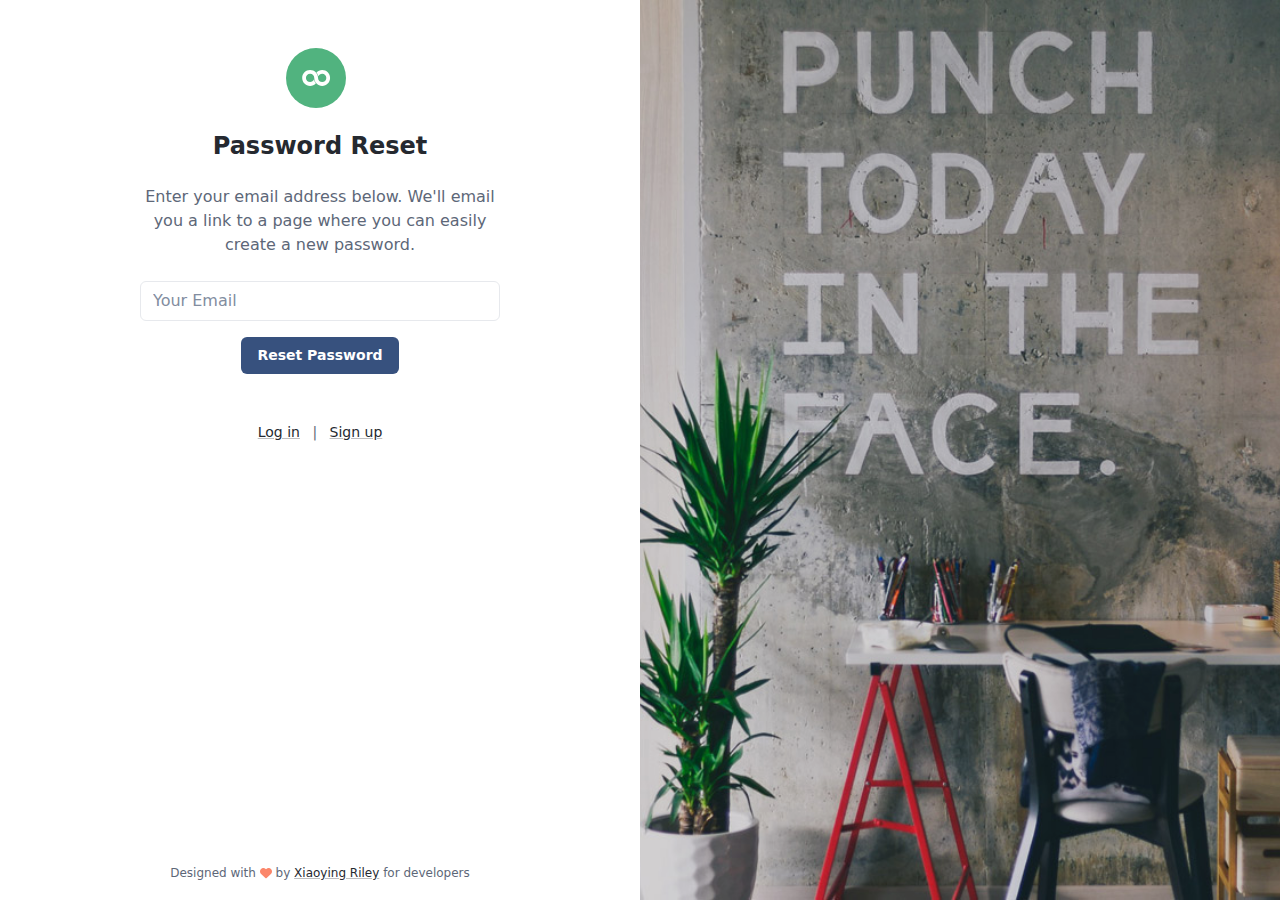
<file: reset-password.html>
<!DOCTYPE html>
<html lang="en"> 
<head>
    <title>Reset Password - MyLink</title>
    
    <!-- Meta -->
    <meta charset="utf-8">
    <meta http-equiv="X-UA-Compatible" content="IE=edge">
    <meta name="viewport" content="width=device-width, initial-scale=1.0">
    
    <meta name="description" content="Portal - Bootstrap 5 Admin Dashboard Template For Developers">
    <meta name="author" content="Xiaoying Riley at 3rd Wave Media">    
    <link rel="shortcut icon" href="favicon.ico"> 
    
    <!-- FontAwesome JS-->
    <script defer src="assets/plugins/fontawesome/js/all.min.js"></script>
    
    <!-- App CSS -->  
    <link id="theme-style" rel="stylesheet" href="assets/css/portal.css">

</head> 

<body class="app app-reset-password p-0">    	
    <div class="row g-0 app-auth-wrapper">
	    <div class="col-12 col-md-7 col-lg-6 auth-main-col text-center p-5">
		    <div class="d-flex flex-column align-content-end">
			    <div class="app-auth-body mx-auto">	
				    <div class="app-auth-branding mb-4"><a class="app-logo" href="index.html"><img class="logo-icon me-2" src="assets/images/app-logo.svg" alt="logo"></a></div>
					<h2 class="auth-heading text-center mb-4">Password Reset</h2>

					<div class="auth-intro mb-4 text-center">Enter your email address below. We'll email you a link to a page where you can easily create a new password.</div>
	
					<div class="auth-form-container text-left">
						
						<form class="auth-form resetpass-form">                
							<div class="email mb-3">
								<label class="sr-only" for="reg-email">Your Email</label>
								<input id="reg-email" name="reg-email" type="email" class="form-control login-email" placeholder="Your Email" required="required">
							</div><!--//form-group-->
							<div class="text-center">
								<button type="submit" class="btn app-btn-primary btn-block theme-btn mx-auto">Reset Password</button>
							</div>
						</form>
						
						<div class="auth-option text-center pt-5"><a class="app-link" href="login.html" >Log in</a> <span class="px-2">|</span> <a class="app-link" href="login.html" >Sign up</a></div>
					</div><!--//auth-form-container-->


			    </div><!--//auth-body-->
		    
			    <footer class="app-auth-footer">
				    <div class="container text-center py-3">
				         <!--/* This template is free as long as you keep the footer attribution link. If you'd like to use the template without the attribution link, you can buy the commercial license via our website: themes.3rdwavemedia.com Thank you for your support. :) */-->
			        <small class="copyright">Designed with <span class="sr-only">love</span><i class="fas fa-heart" style="color: #fb866a;"></i> by <a class="app-link" href="http://themes.3rdwavemedia.com" target="_blank">Xiaoying Riley</a> for developers</small>
				       
				    </div>
			    </footer><!--//app-auth-footer-->	
		    </div><!--//flex-column-->   
	    </div><!--//auth-main-col-->
	    <div class="col-12 col-md-5 col-lg-6 h-100 auth-background-col">
		    <div class="auth-background-holder">
		    </div>
		    <div class="auth-background-mask"></div>
	    </div><!--//auth-background-col-->
    
    </div><!--//row-->


</body>
</html>
</file>
